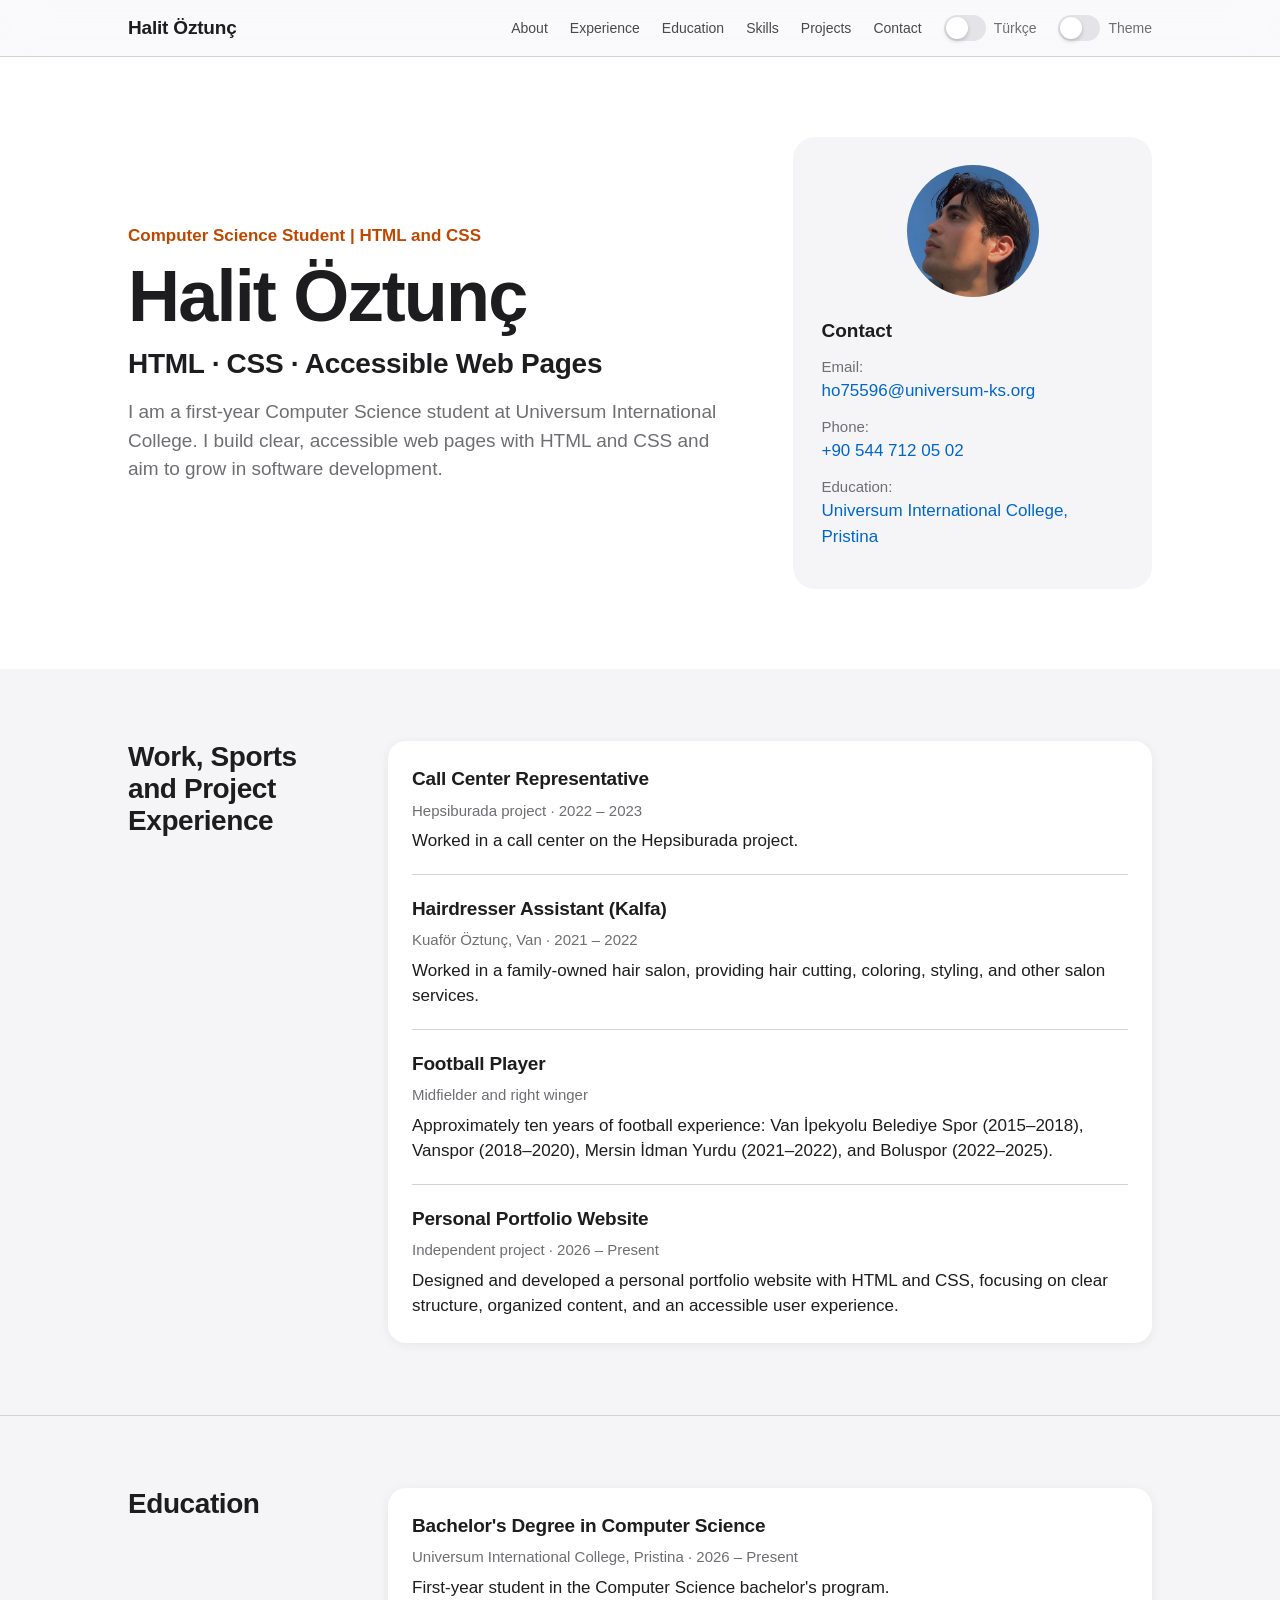
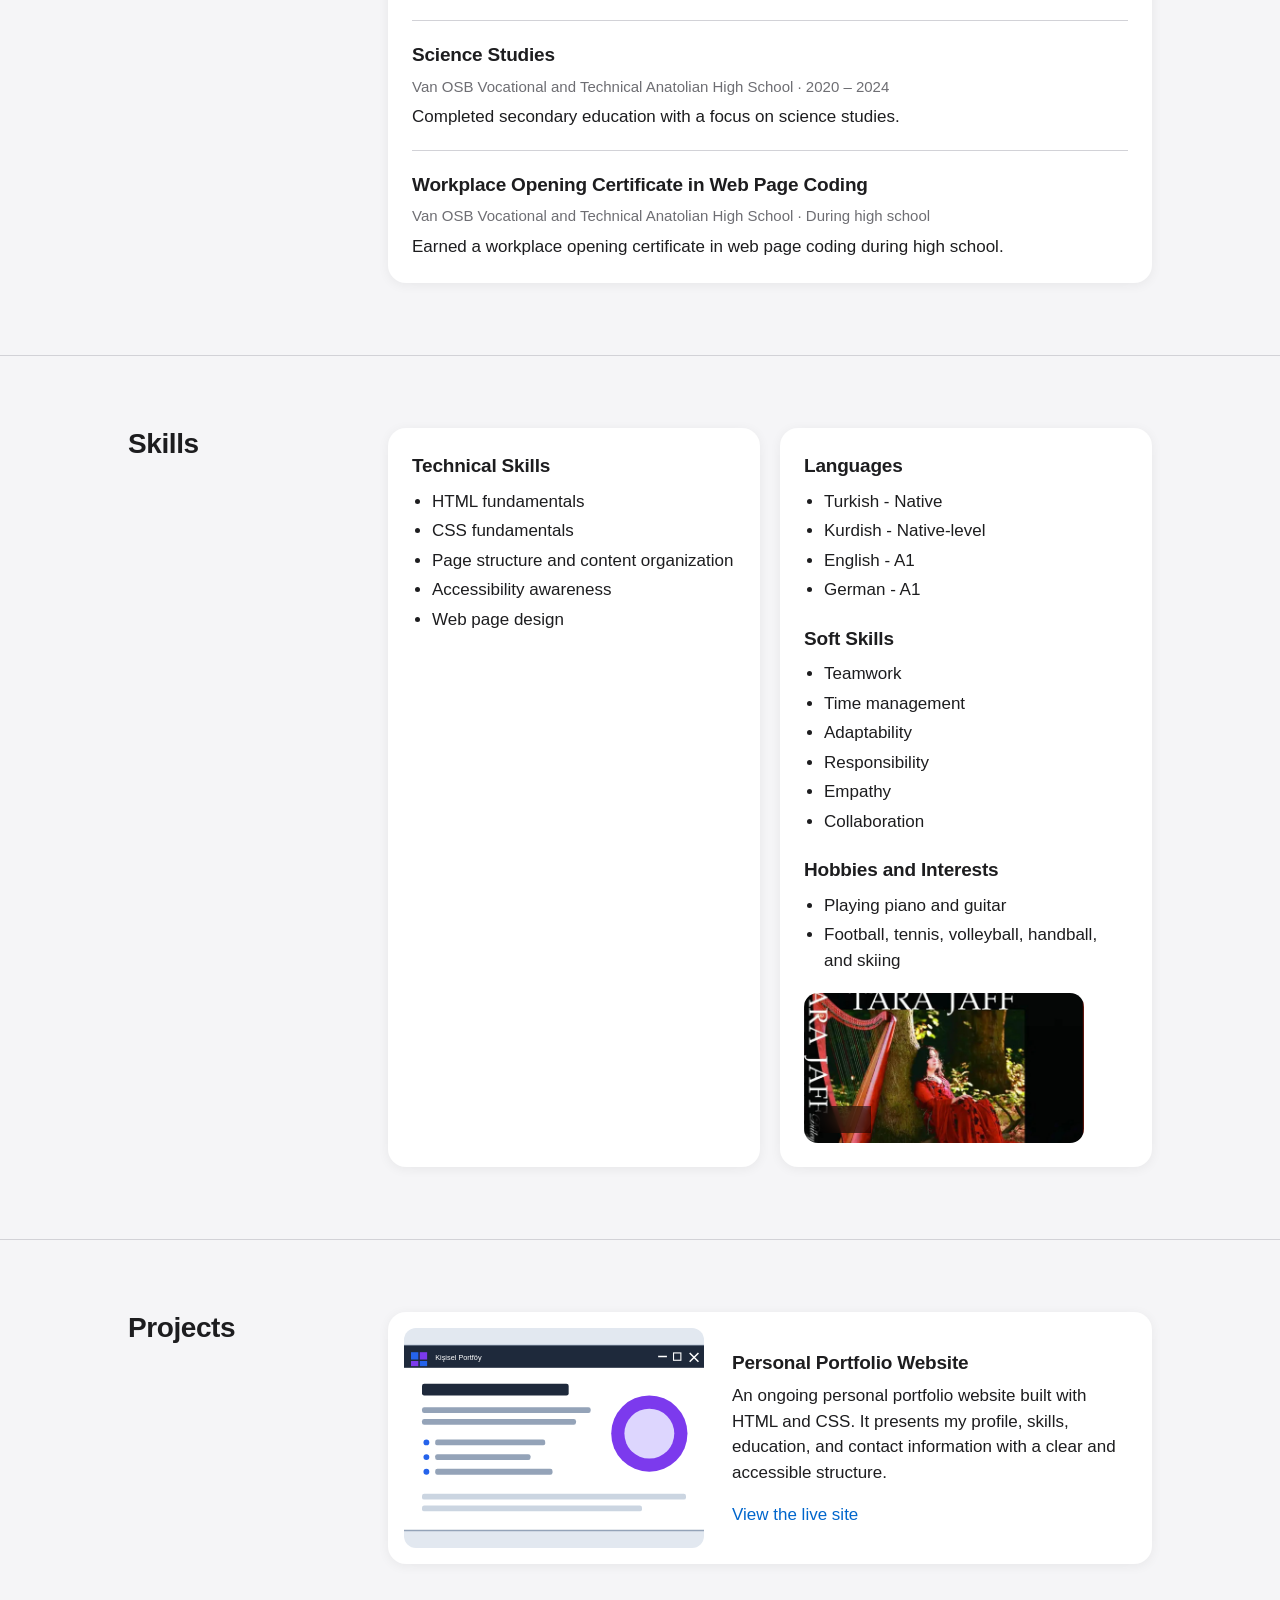
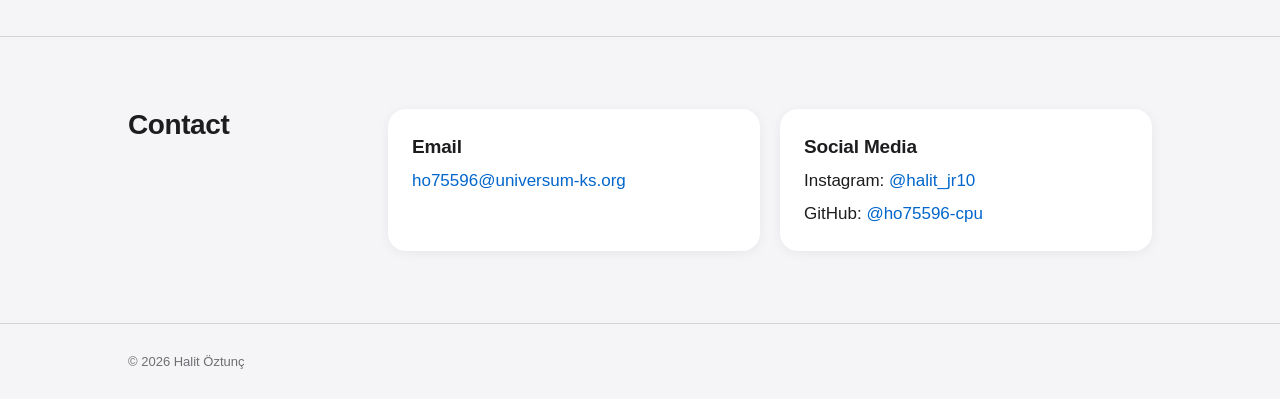
<file: index.html>
<!doctype html>
<html lang="en">
<head>
 <meta charset="utf-8">
 <meta name="viewport" content="width=device-width, initial-scale=1">
 <!-- ✏️ Sekme başlığı -->
 <title>Halit Öztunç | CV / Özgeçmiş</title>
 <link rel="stylesheet" href="css/style.css?v=5c2d7a1">
</head>
<body>
 <!--
   NASIL DOLDURULUR?
   - Her metin iki kez yazılı: <span class="en">İngilizce</span><span class="tr" lang="tr">Türkçe</span>
     İkisini de doldur; sağ üstteki "Türkçe" kutusu dili değiştirir.
   - ✏️ işaretli yerler senin bilgilerin.
   - Fazla <article> bloklarını silebilir, yenilerini kopyalayıp ekleyebilirsin.
   - Fotoğraflarını images/ klasörüne koy ve src="images/..." adlarını değiştir.
 -->
 <header>
  <nav class="topbar" aria-label="Main menu">
   <div class="nav wrap">
    <a class="brand" href="#top">Halit Öztunç</a>
    <div class="nav-links">
     <a href="about.html"><span class="en">About</span><span class="tr" lang="tr">Hakkımda</span></a>
     <a href="#experience"><span class="en">Experience</span><span class="tr" lang="tr">Deneyim</span></a>
     <a href="#education"><span class="en">Education</span><span class="tr" lang="tr">Eğitim</span></a>
     <a href="#skills"><span class="en">Skills</span><span class="tr" lang="tr">Beceriler</span></a>
     <a href="#projects"><span class="en">Projects</span><span class="tr" lang="tr">Projeler</span></a>
     <a href="#contact"><span class="en">Contact</span><span class="tr" lang="tr">İletişim</span></a>
     <label class="switch"><input type="checkbox" id="lang-toggle"> <span class="en">Türkçe</span><span class="tr" lang="tr">English</span></label>
     <label class="switch"><input type="checkbox" id="theme-toggle"> <span class="en">Theme</span><span class="tr" lang="tr">Tema</span></label>
    </div>
   </div>
  </nav>
 </header>

 <main id="top">
  <!-- ===== GİRİŞ (HERO) ===== -->
  <section class="hero" aria-labelledby="page-name">
   <div class="hero-inner wrap">
    <div>
     <p class="eyebrow"><span class="en">Computer Science Student | HTML and CSS</span><span class="tr" lang="tr">Bilgisayar Bilimleri Öğrencisi | HTML ve CSS</span></p>
     <h1 id="page-name">Halit Öztunç</h1>
     <p class="role"><span class="en">HTML · CSS · Accessible Web Pages</span><span class="tr" lang="tr">HTML · CSS · Erişilebilir Web Sayfaları</span></p>
     <p class="summary"> <!-- ✏️ 1-2 cümlelik özet -->
      <span class="en">I am a first-year Computer Science student at Universum International College. I build clear, accessible web pages with HTML and CSS and aim to grow in software development.</span><span class="tr" lang="tr">Universum International College'da birinci sınıf Bilgisayar Bilimleri öğrencisiyim. HTML ve CSS ile sade, anlaşılır ve erişilebilir web sayfaları geliştiriyor; yazılım geliştirme alanında ilerlemeyi hedefliyorum.</span>
     </p>
    </div>
    <aside class="profile-box" aria-label="Personal information">
     <div class="profile-photo-frame">
      <img class="profile-photo" src="images/profil.jpg" alt="Halit Öztunç profile photo">
     </div>
     <strong><span class="en">Contact</span><span class="tr" lang="tr">İletişim</span></strong>
     <p><span class="en">Email:</span><span class="tr" lang="tr">E-posta:</span><br><a href="mailto:ho75596@universum-ks.org">ho75596@universum-ks.org</a></p>
     <p><span class="en">Phone:</span><span class="tr" lang="tr">Telefon:</span><br><a href="tel:+905447120502">+90 544 712 05 02</a></p>
     <p><span class="en">Education:</span><span class="tr" lang="tr">Eğitim:</span><br><a href="https://universum-ks.org/en" target="_blank" rel="noopener noreferrer"><span class="en">Universum International College, Pristina</span><span class="tr" lang="tr">Universum International College, Priştine</span></a></p>
    </aside>
   </div>
  </section>

  <!-- ===== DENEYİM ===== -->
  <section class="content-section" id="experience">
   <div class="section-grid wrap">
     <h2 class="section-label"><span class="en">Work, Sports and Project Experience</span><span class="tr" lang="tr">İş, Spor ve Proje Deneyimi</span></h2>
    <div>
     <article class="item">
      <h3><span class="en">Call Center Representative</span><span class="tr" lang="tr">Çağrı Merkezi Müşteri Temsilcisi</span></h3>
      <p class="item-meta"><span class="en">Hepsiburada project · 2022 – 2023</span><span class="tr" lang="tr">Hepsiburada projesi · 2022 – 2023</span></p>
      <p><span class="en">Worked in a call center on the Hepsiburada project.</span><span class="tr" lang="tr">Hepsiburada projesinde çağrı merkezinde görev yaptım.</span></p>
     </article>
     <article class="item">
      <h3><span class="en">Hairdresser Assistant (Kalfa)</span><span class="tr" lang="tr">Kuaför Kalfası</span></h3>
      <p class="item-meta">Kuaför Öztunç, Van<span class="en"> · 2021 – 2022</span><span class="tr" lang="tr"> · 2021 – 2022</span></p>
      <p><span class="en">Worked in a family-owned hair salon, providing hair cutting, coloring, styling, and other salon services.</span><span class="tr" lang="tr">Aile işletmesi olan Kuaför Öztunç'ta kesim, boyama, şekillendirme ve diğer kuaförlük işlerini yaptım.</span></p>
     </article>
     <article class="item">
      <h3><span class="en">Football Player</span><span class="tr" lang="tr">Futbolcu</span></h3>
      <p class="item-meta"><span class="en">Midfielder and right winger</span><span class="tr" lang="tr">Orta saha ve sağ açık</span></p>
      <p><span class="en">Approximately ten years of football experience: Van İpekyolu Belediye Spor (2015–2018), Vanspor (2018–2020), Mersin İdman Yurdu (2021–2022), and Boluspor (2022–2025).</span><span class="tr" lang="tr">Yaklaşık on yıllık futbol deneyimi: Van İpekyolu Belediye Spor (2015–2018), Vanspor (2018–2020), Mersin İdman Yurdu (2021–2022) ve Boluspor (2022–2025).</span></p>
     </article>
     <article class="item">
      <h3><span class="en">Personal Portfolio Website</span><span class="tr" lang="tr">Kişisel Portföy Web Sayfası</span></h3>
      <p class="item-meta"><span class="en">Independent project</span><span class="tr" lang="tr">Bağımsız proje</span><span class="en"> · 2026 – Present</span><span class="tr" lang="tr"> · 2026 – Devam ediyor</span></p>
      <p><span class="en">Designed and developed a personal portfolio website with HTML and CSS, focusing on clear structure, organized content, and an accessible user experience.</span><span class="tr" lang="tr">HTML ve CSS kullanarak; anlaşılır sayfa yapısına, düzenli içeriğe ve erişilebilir kullanıcı deneyimine odaklanan kişisel bir portföy web sayfası tasarlayıp geliştiriyorum.</span></p>
     </article>
    </div>
   </div>
  </section>

  <!-- ===== EĞİTİM ===== -->
  <section class="content-section" id="education">
   <div class="section-grid wrap">
    <h2 class="section-label"><span class="en">Education</span><span class="tr" lang="tr">Eğitim</span></h2>
    <div>
     <article class="item">
      <h3><span class="en">Bachelor's Degree in Computer Science</span><span class="tr" lang="tr">Bilgisayar Bilimleri Lisans Programı</span></h3>
       <p class="item-meta"><span class="en">Universum International College, Pristina · 2026 – Present</span><span class="tr" lang="tr">Universum International College, Priştine · 2026 – Devam ediyor</span></p>
      <p><span class="en">First-year student in the Computer Science bachelor's program.</span><span class="tr" lang="tr">Bilgisayar Bilimleri lisans programında birinci sınıf öğrencisiyim.</span></p>
     </article>
     <article class="item">
      <h3><span class="en">Science Studies</span><span class="tr" lang="tr">Fen Bilimleri</span></h3>
       <p class="item-meta"><span class="en">Van OSB Vocational and Technical Anatolian High School · 2020 – 2024</span><span class="tr" lang="tr">Van OSB Mesleki ve Teknik Anadolu Lisesi · 2020 – 2024</span></p>
      <p><span class="en">Completed secondary education with a focus on science studies.</span><span class="tr" lang="tr">Fen bilimleri alanında ortaöğretim eğitimimi tamamladım.</span></p>
     </article>
      <article class="item">
       <h3><span class="en">Workplace Opening Certificate in Web Page Coding</span><span class="tr" lang="tr">Web Sayfası Kodlama İşyeri Açma Belgesi</span></h3>
       <p class="item-meta"><span class="en">Van OSB Vocational and Technical Anatolian High School · During high school</span><span class="tr" lang="tr">Van OSB Mesleki ve Teknik Anadolu Lisesi · Lise dönemi</span></p>
       <p><span class="en">Earned a workplace opening certificate in web page coding during high school.</span><span class="tr" lang="tr">Lise döneminde web sayfası kodlama alanında iş yeri açma belgesi aldım.</span></p>
      </article>
    </div>
   </div>
  </section>

  <!-- ===== BECERİLER ===== -->
  <section class="content-section" id="skills">
   <div class="section-grid wrap">
    <h2 class="section-label"><span class="en">Skills</span><span class="tr" lang="tr">Beceriler</span></h2>
    <div class="skill-grid">
     <article class="box">
      <h3><span class="en">Technical Skills</span><span class="tr" lang="tr">Teknik Beceriler</span></h3>
      <ul> <!-- ✏️ -->
       <li><span class="en">HTML fundamentals</span><span class="tr" lang="tr">HTML temelleri</span></li>
       <li><span class="en">CSS fundamentals</span><span class="tr" lang="tr">CSS temelleri</span></li>
       <li><span class="en">Page structure and content organization</span><span class="tr" lang="tr">Sayfa yapısı ve içerik düzenleme</span></li>
       <li><span class="en">Accessibility awareness</span><span class="tr" lang="tr">Erişilebilirlik farkındalığı</span></li>
       <li><span class="en">Web page design</span><span class="tr" lang="tr">Web sayfası tasarımı</span></li>
      </ul>
     </article>
     <article class="box">
      <h3><span class="en">Languages</span><span class="tr" lang="tr">Diller</span></h3>
      <ul> <!-- ✏️ -->
       <li><span class="en">Turkish - Native</span><span class="tr" lang="tr">Türkçe - Ana dil</span></li>
       <li><span class="en">Kurdish - Native-level</span><span class="tr" lang="tr">Kürtçe - Ana dil düzeyinde</span></li>
       <li><span class="en">English - A1</span><span class="tr" lang="tr">İngilizce - A1</span></li>
       <li><span class="en">German - A1</span><span class="tr" lang="tr">Almanca - A1</span></li>
      </ul>
      <h3 class="box-subtitle"><span class="en">Soft Skills</span><span class="tr" lang="tr">Sosyal Beceriler</span></h3>
      <ul>
       <li><span class="en">Teamwork</span><span class="tr" lang="tr">Takım çalışması</span></li>
       <li><span class="en">Time management</span><span class="tr" lang="tr">Zaman yönetimi</span></li>
       <li><span class="en">Adaptability</span><span class="tr" lang="tr">Uyum sağlama</span></li>
       <li><span class="en">Responsibility</span><span class="tr" lang="tr">Sorumluluk alma</span></li>
       <li><span class="en">Empathy</span><span class="tr" lang="tr">Empati kurma</span></li>
       <li><span class="en">Collaboration</span><span class="tr" lang="tr">İş birliği</span></li>
      </ul>
      <h3 class="box-subtitle"><span class="en">Hobbies and Interests</span><span class="tr" lang="tr">Hobiler ve İlgi Alanları</span></h3>
      <ul> <!-- ✏️ -->
       <li><span class="en">Playing piano and guitar</span><span class="tr" lang="tr">Piyano ve gitar çalmak</span></li>
       <li><span class="en">Football, tennis, volleyball, handball, and skiing</span><span class="tr" lang="tr">Futbol, tenis, voleybol, hentbol ve kayak</span></li>
      </ul>
      <!-- Otomatik dönen 2 fotoğraflık mini slayt -->
      <div class="mini-slider" role="group" aria-label="Hobby photo slideshow">
       <div class="mini-slider-track">
        <figure class="mini-slide">
          <img src="images/tara-jaff.jpg" alt="Tara Jaff album cover">
          <figcaption><span class="en">Music</span><span class="tr" lang="tr">Müzik</span></figcaption>
        </figure>
        <figure class="mini-slide">
         <img src="images/kayak.jpg" alt="Halit Öztunç skiing">
         <figcaption><span class="en">Skiing</span><span class="tr" lang="tr">Kayak</span></figcaption>
        </figure>
       </div>
      </div>
     </article>
    </div>
   </div>
  </section>

  <!-- ===== PROJELER ===== -->
  <section class="content-section" id="projects">
   <div class="section-grid wrap">
    <h2 class="section-label"><span class="en">Projects</span><span class="tr" lang="tr">Projeler</span></h2>
    <div class="project-grid">
     <article class="box project-with-photo">
      <img class="project-photo" src="images/project-recipe.svg" alt="Personal portfolio website preview">
      <div>
       <h3><span class="en">Personal Portfolio Website</span><span class="tr" lang="tr">Kişisel Portföy Web Sayfası</span></h3>
       <p><span class="en">An ongoing personal portfolio website built with HTML and CSS. It presents my profile, skills, education, and contact information with a clear and accessible structure.</span><span class="tr" lang="tr">HTML ve CSS ile hazırladığım, devam eden kişisel portföy web sayfası. Profilimi, becerilerimi, eğitimimi ve iletişim bilgilerimi anlaşılır ve erişilebilir bir yapıyla sunuyor.</span></p>
       <p><a href="https://ho75596-cpu.github.io/cv/" target="_blank" rel="noopener noreferrer"><span class="en">View the live site</span><span class="tr" lang="tr">Canlı siteyi görüntüle</span></a></p>
      </div>
     </article>
    </div>
   </div>
  </section>

  <!-- ===== İLETİŞİM ===== -->
  <section class="content-section" id="contact">
   <div class="section-grid wrap">
    <h2 class="section-label"><span class="en">Contact</span><span class="tr" lang="tr">İletişim</span></h2>
    <div class="info-grid">
     <div class="box">
      <h3><span class="en">Email</span><span class="tr" lang="tr">E-posta</span></h3>
      <a href="mailto:ho75596@universum-ks.org">ho75596@universum-ks.org</a>
     </div>
     <div class="box">
       <h3><span class="en">Social Media</span><span class="tr" lang="tr">Sosyal Medya</span></h3>
       <p class="contact-address"><span class="en">Instagram:</span><span class="tr" lang="tr">Instagram:</span> <a href="https://www.instagram.com/halit_jr10/" target="_blank" rel="noopener noreferrer">@halit_jr10</a></p>
       <p><span class="en">GitHub:</span><span class="tr" lang="tr">GitHub:</span> <a href="https://github.com/ho75596-cpu" target="_blank" rel="noopener noreferrer">@ho75596-cpu</a></p>
     </div>
    </div>
   </div>
  </section>
 </main>

 <footer>
  <div class="wrap footer-inner">© 2026 Halit Öztunç</div>
 </footer>
</body>
</html>
</file>
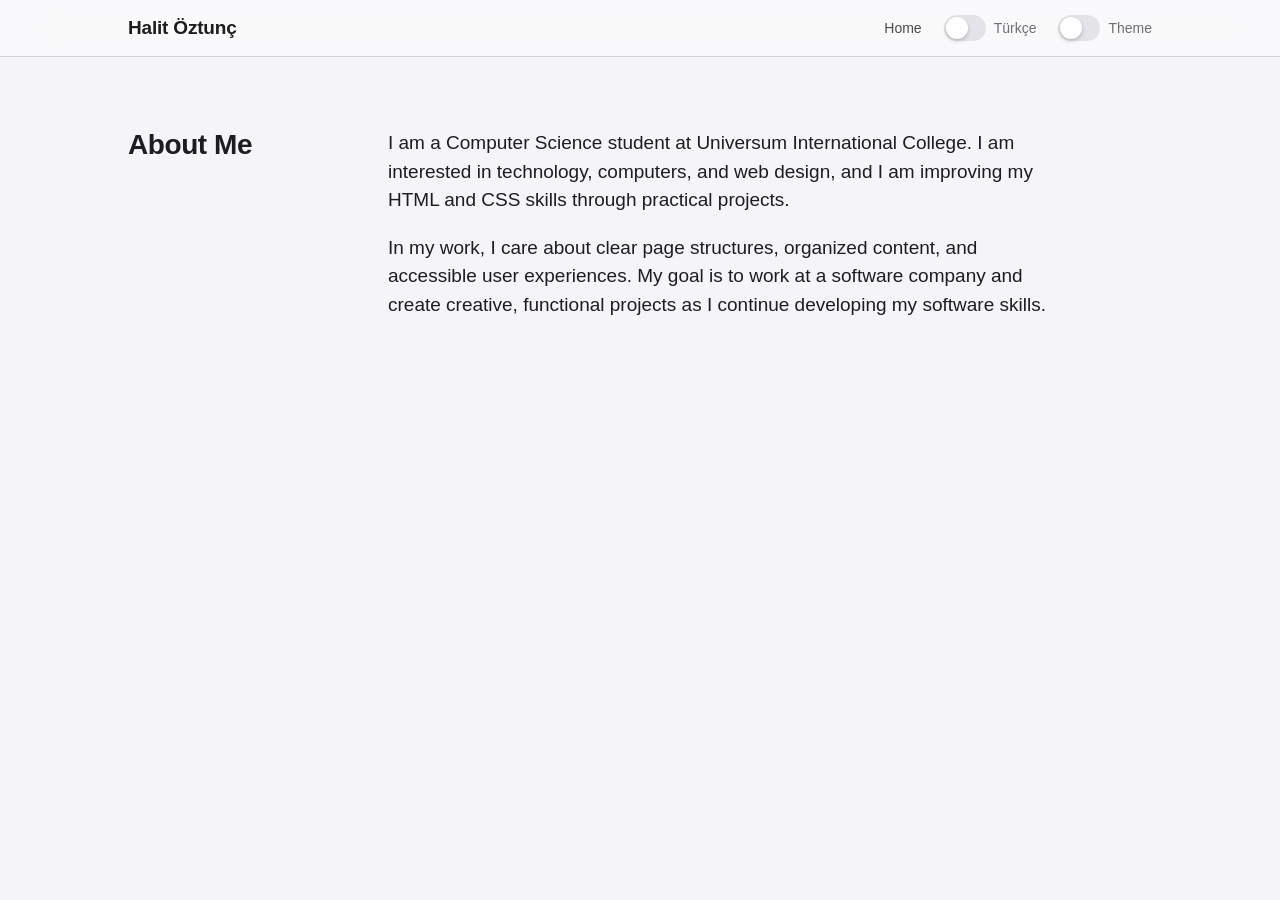
<file: about.html>
<!doctype html>
<html lang="en">
<head>
 <meta charset="utf-8">
 <meta name="viewport" content="width=device-width, initial-scale=1">
 <title>Halit Öztunç | About / Hakkımda</title>
 <link rel="stylesheet" href="css/style.css?v=5c2d7a1">
</head>
<body>
 <header>
  <nav class="topbar" aria-label="Main menu">
   <div class="nav wrap">
    <a class="brand" href="index.html#top">Halit Öztunç</a>
    <div class="nav-links">
     <a href="index.html#top"><span class="en">Home</span><span class="tr" lang="tr">Ana Sayfa</span></a>
     <label class="switch"><input type="checkbox" id="lang-toggle"> <span class="en">Türkçe</span><span class="tr" lang="tr">English</span></label>
     <label class="switch"><input type="checkbox" id="theme-toggle"> <span class="en">Theme</span><span class="tr" lang="tr">Tema</span></label>
    </div>
   </div>
  </nav>
 </header>
 <main id="top">
  <section class="content-section">
   <div class="section-grid wrap">
    <h1 class="section-label"><span class="en">About Me</span><span class="tr" lang="tr">Hakkımda</span></h1>
    <div class="bio-text">
     <p><span class="en">I am a Computer Science student at Universum International College. I am interested in technology, computers, and web design, and I am improving my HTML and CSS skills through practical projects.</span><span class="tr" lang="tr">Universum International College'da Bilgisayar Bilimleri öğrencisiyim. Teknolojiye, bilgisayarlara ve web tasarımına ilgi duyuyor; HTML ve CSS bilgilerimi uygulamalı projelerle geliştiriyorum.</span></p>
     <p><span class="en">In my work, I care about clear page structures, organized content, and accessible user experiences. My goal is to work at a software company and create creative, functional projects as I continue developing my software skills.</span><span class="tr" lang="tr">Çalışmalarımda anlaşılır sayfa yapılarına, düzenli içeriğe ve erişilebilir kullanıcı deneyimlerine önem veriyorum. Hedefim bir yazılım şirketinde çalışmak ve yazılım becerilerimi geliştirirken yaratıcı, işlevsel projeler üretmek.</span></p>
    </div>
   </div>
  </section>
 </main>
</body>
</html>
</file>
<file: css/style.css>
/* =========================================================
   Apple tarzı tema
   - Varsayılan: cihazın açık/koyu ayarını izler.
   - "Tema" düğmesi: o anki temanın tersine geçirir.
   - Eski lacivert tema: css/style-eski-lacivert.css
   ========================================================= */

/* ---- Açık renkler ---- */
:root {
  color-scheme: light;
  --background: #f5f5f7;     /* sayfa zemini */
  --surface: #ffffff;        /* kartlar */
  --surface-soft: #ffffff;
  --text: #1d1d1f;           /* 16.8:1 (zemin üzerinde) */
  --muted: #6e6e73;          /* 4.6:1 zemin, 5.1:1 beyaz */
  --line: #d2d2d7;
  --accent: #0066cc;         /* bağlantılar, 5.6:1 */
  --accent-light: #e8f1fc;
  --focus: #0071e3;
  --nav-bg: rgba(251, 251, 253, 0.72);
  --shadow: 0 2px 12px rgba(0, 0, 0, 0.06);
  --switch-off: #e3e3e8;
  --switch-on: #34c759;
  --eyebrow: #bf4800;        /* 5.1:1 beyaz */
}

/* ---- Koyu renkler (aynı değerler, iki yerde kullanılıyor) ---- */
@media (prefers-color-scheme: dark) {
  :root:not(:has(#theme-toggle:checked)) {
    color-scheme: dark;
    --background: #000000;
    --surface: #1c1c1e;
    --surface-soft: #1c1c1e;
    --text: #f5f5f7;         /* 16.4:1 kart üzerinde */
    --muted: #a1a1a6;        /* 6.7:1 */
    --line: #38383a;
    --accent: #2997ff;       /* 5.6:1 */
    --accent-light: #0a2540;
    --focus: #2997ff;
    --nav-bg: rgba(22, 22, 23, 0.72);
    --shadow: none;
    --switch-off: #39393d;
    --switch-on: #30d158;
    --eyebrow: #ff9f0a;      /* 8.9:1 kart üzerinde */
  }
}

/* Sistem açıkken düğme işaretlenirse → koyu */
@media (prefers-color-scheme: light) {
  :root:has(#theme-toggle:checked) {
    color-scheme: dark;
    --background: #000000;
    --surface: #1c1c1e;
    --surface-soft: #1c1c1e;
    --text: #f5f5f7;
    --muted: #a1a1a6;
    --line: #38383a;
    --accent: #2997ff;
    --accent-light: #0a2540;
    --focus: #2997ff;
    --nav-bg: rgba(22, 22, 23, 0.72);
    --shadow: none;
    --switch-off: #39393d;
    --switch-on: #30d158;
    --eyebrow: #ff9f0a;      /* 8.9:1 kart üzerinde */
  }
}

/* Yüksek kontrast isteyenler için */
@media (prefers-contrast: more) {
  :root { --muted: #3a3a3c; --line: #8e8e93; }
}

/* =========================================================
   Temel
   ========================================================= */
* { box-sizing: border-box; }

html {
  scroll-behavior: smooth;
  scroll-padding-top: 72px;
}

body {
  margin: 0;
  color: var(--text);
  background: var(--background);
  font-family: -apple-system, BlinkMacSystemFont, "SF Pro Text", "Segoe UI", Inter, Roboto, "Helvetica Neue", Arial, sans-serif;
  font-size: 17px;
  line-height: 1.5;
  -webkit-font-smoothing: antialiased;
  transition: background-color 0.3s ease, color 0.3s ease;
}

a {
  color: var(--accent);
  text-decoration: none;
}

a:hover { text-decoration: underline; }

a:focus-visible,
button:focus-visible,
input:focus-visible {
  outline: 3px solid var(--focus);
  outline-offset: 3px;
  border-radius: 6px;
}

h1, h2, h3, p { margin-top: 0; }

h1 {
  margin-bottom: 12px;
  font-family: -apple-system, BlinkMacSystemFont, "SF Pro Display", "Segoe UI", Inter, sans-serif;
  font-size: clamp(40px, 7vw, 72px);
  font-weight: 700;
  letter-spacing: -0.025em;
  line-height: 1.05;
}

h2 {
  margin-bottom: 18px;
  font-size: 28px;
  font-weight: 700;
  letter-spacing: -0.015em;
}

h3 {
  margin-bottom: 6px;
  font-size: 19px;
  font-weight: 600;
  letter-spacing: -0.01em;
}

ul {
  margin: 8px 0 0;
  padding-left: 20px;
}

li { margin-bottom: 4px; }

.wrap {
  width: min(1024px, calc(100% - 40px));
  margin-inline: auto;
}

/* =========================================================
   Üst menü (buzlu cam)
   ========================================================= */
.topbar {
  position: sticky;
  top: 0;
  z-index: 10;
  background: var(--nav-bg);
  -webkit-backdrop-filter: saturate(180%) blur(20px);
  backdrop-filter: saturate(180%) blur(20px);
  border-bottom: 1px solid var(--line);
}

@media (prefers-reduced-transparency: reduce) {
  .topbar { background: var(--surface); backdrop-filter: none; -webkit-backdrop-filter: none; }
}

.nav {
  min-height: 56px;
  display: flex;
  align-items: center;
  justify-content: space-between;
  gap: 20px;
}

.brand {
  color: var(--text);
  font-size: 19px;
  font-weight: 600;
  letter-spacing: -0.01em;
}

.brand:hover { text-decoration: none; }

.nav-links {
  display: flex;
  flex-wrap: wrap;
  align-items: center;
  gap: 6px 22px;
}

.nav-links a {
  color: var(--text);
  font-size: 14px;
  opacity: 0.8;
  padding-block: 6px;          /* tıklama alanı ≥ 28px */
}

.nav-links a:hover {
  opacity: 1;
  text-decoration: none;
}

/* =========================================================
   Dil ve tema düğmeleri: iOS anahtarı görünümü
   ========================================================= */
.switch {
  display: inline-flex;
  align-items: center;
  gap: 8px;
  min-height: 32px;
  color: var(--muted);
  font-size: 14px;
  cursor: pointer;
  user-select: none;
}

.switch input {
  appearance: none;
  -webkit-appearance: none;
  position: relative;
  flex: none;
  width: 42px;
  height: 26px;
  margin: 0;
  border-radius: 999px;
  background: var(--switch-off);
  cursor: pointer;
  transition: background-color 0.2s ease;
}

.switch input::after {
  content: "";
  position: absolute;
  top: 2px;
  left: 2px;
  width: 22px;
  height: 22px;
  border-radius: 50%;
  background: #fff;
  box-shadow: 0 2px 4px rgba(0, 0, 0, 0.2);
  transition: transform 0.2s ease;
}

.switch input:checked { background: var(--switch-on); }
.switch input:checked::after { transform: translateX(16px); }

/* =========================================================
   Giriş (hero)
   ========================================================= */
.hero {
  background: var(--surface);
}

.hero-inner {
  min-height: 420px;
  display: grid;
  grid-template-columns: 1.7fr 1fr;
  align-items: center;
  gap: 56px;
  padding-block: 80px;
}

.eyebrow {
  margin-bottom: 10px;
  color: var(--eyebrow);
  font-size: 17px;
  font-weight: 600;
}


.role {
  margin-bottom: 18px;
  color: var(--text);
  font-size: clamp(21px, 2.6vw, 28px);
  font-weight: 600;
  letter-spacing: -0.01em;
  line-height: 1.2;
}

.summary {
  max-width: 600px;
  color: var(--muted);
  font-size: 19px;
}

.profile-box {
  padding: 28px;
  border-radius: 22px;
  background: var(--background);
}

.profile-photo-frame {
  width: 132px;
  height: 132px;
  display: block;
  margin: 0 auto 20px;
  border-radius: 50%;
  overflow: hidden;
  position: relative;
}

.profile-photo {
  width: 155px;
  max-width: none;
  height: auto;
  display: block;
  position: absolute;
  left: -16px;
  top: -88px;
  border-radius: 0;
}

.profile-box strong {
  display: block;
  margin-bottom: 10px;
  font-size: 19px;
  font-weight: 600;
}

.profile-box p {
  margin-bottom: 12px;
  color: var(--muted);
  font-size: 15px;
}

.profile-box p a { font-size: 17px; }

/* =========================================================
   Bölümler
   ========================================================= */
.content-section {
  padding-block: 72px;
}

.content-section + .content-section {
  border-top: 1px solid var(--line);
}

.section-grid {
  display: grid;
  grid-template-columns: 220px 1fr;
  gap: 40px;
}

.section-label {
  margin-bottom: 0;
  color: var(--text);
  font-size: 28px;
  font-weight: 700;
  letter-spacing: -0.015em;
  line-height: 1.15;
}

.bio-text {
  max-width: 680px;
  font-size: 19px;
}

/* Deneyim / eğitim maddeleri: tek bir gruplanmış kart (Ayarlar uygulaması gibi) */
.section-grid > div:has(> .item) {
  padding: 4px 24px;
  border-radius: 18px;
  background: var(--surface);
  box-shadow: var(--shadow);
}

.item {
  padding: 20px 0;
  border-bottom: 1px solid var(--line);
}

.item:last-child { border-bottom: 0; }

.item-meta {
  margin-bottom: 6px;
  color: var(--muted);
  font-size: 15px;
}

.item p:last-child { margin-bottom: 0; }

.skill-grid,
.project-grid,
.info-grid {
  display: grid;
  grid-template-columns: repeat(2, minmax(0, 1fr));
  gap: 20px;
}

.box {
  padding: 24px;
  border-radius: 18px;
  background: var(--surface-soft);
  box-shadow: var(--shadow);
}

.box p:last-child { margin-bottom: 0; }

.project-with-photo {
  grid-column: 1 / -1;
  display: grid;
  grid-template-columns: minmax(220px, 300px) 1fr;
  align-items: center;
  gap: 28px;
  padding: 16px;
}

.project-with-photo > div { padding-right: 12px; }

.project-photo {
  width: 100%;
  height: 220px;
  display: block;
  border-radius: 12px;
  object-fit: cover;
  object-position: center;
}

.box-subtitle { margin-top: 22px; }

/* =========================================================
   Mini slayt
   ========================================================= */
.mini-slider {
  width: min(100%, 280px);
  height: 150px;
  margin-top: 20px;
  overflow: hidden;
  border-radius: 14px;
  background: var(--background);
}

.mini-slider-track {
  width: 200%;
  height: 100%;
  display: flex;
  animation: mini-slide 6s cubic-bezier(0.65, 0, 0.35, 1) infinite;
}

.mini-slide {
  position: relative;
  width: 50%;
  height: 100%;
  margin: 0;
}

.mini-slide img {
  width: 100%;
  height: 100%;
  display: block;
  object-fit: cover;
}

.mini-slide figcaption {
  position: absolute;
  left: 10px;
  bottom: 10px;
  padding: 4px 10px;
  border-radius: 999px;
  color: #fff;
  background: rgba(0, 0, 0, 0.55);
  -webkit-backdrop-filter: blur(10px);
  backdrop-filter: blur(10px);
  font-size: 13px;
  font-weight: 600;
}

@keyframes mini-slide {
  0%, 42%   { transform: translateX(0); }
  50%, 92%  { transform: translateX(-50%); }
  100%      { transform: translateX(0); }
}

@media (prefers-reduced-motion: reduce) {
  html { scroll-behavior: auto; }
  .mini-slider-track { animation: none; }
  .switch input, .switch input::after, body { transition: none; }
}

.contact-address { margin-bottom: 8px; }

/* =========================================================
   Alt bilgi
   ========================================================= */
footer {
  padding-block: 28px;
  border-top: 1px solid var(--line);
  color: var(--muted);
  font-size: 13px;
}

.footer-inner {
  display: flex;
  justify-content: space-between;
  flex-wrap: wrap;
  gap: 16px;
}

/* =========================================================
   Dil değiştirme (aynen korunuyor)
   ========================================================= */
.tr { display: none; }
:root:has(#lang-toggle:checked) .tr { display: inline; }
:root:has(#lang-toggle:checked) .en { display: none; }

/* =========================================================
   Küçük ekranlar
   ========================================================= */
@media (max-width: 760px) {
  body { font-size: 17px; }

  .nav {
    align-items: flex-start;
    flex-direction: column;
    gap: 6px;
    padding-block: 12px;
  }

  .nav-links {
    width: 100%;
    gap: 4px 16px;
  }

  .hero-inner {
    padding-block: 48px;
    gap: 32px;
  }

  .hero-inner,
  .section-grid,
  .skill-grid,
  .project-grid,
  .info-grid,
  .project-with-photo {
    grid-template-columns: 1fr;
  }

  .section-grid { gap: 20px; }
  .content-section { padding-block: 48px; }
  .project-with-photo > div { padding: 0 8px 8px; }
}
</file>
